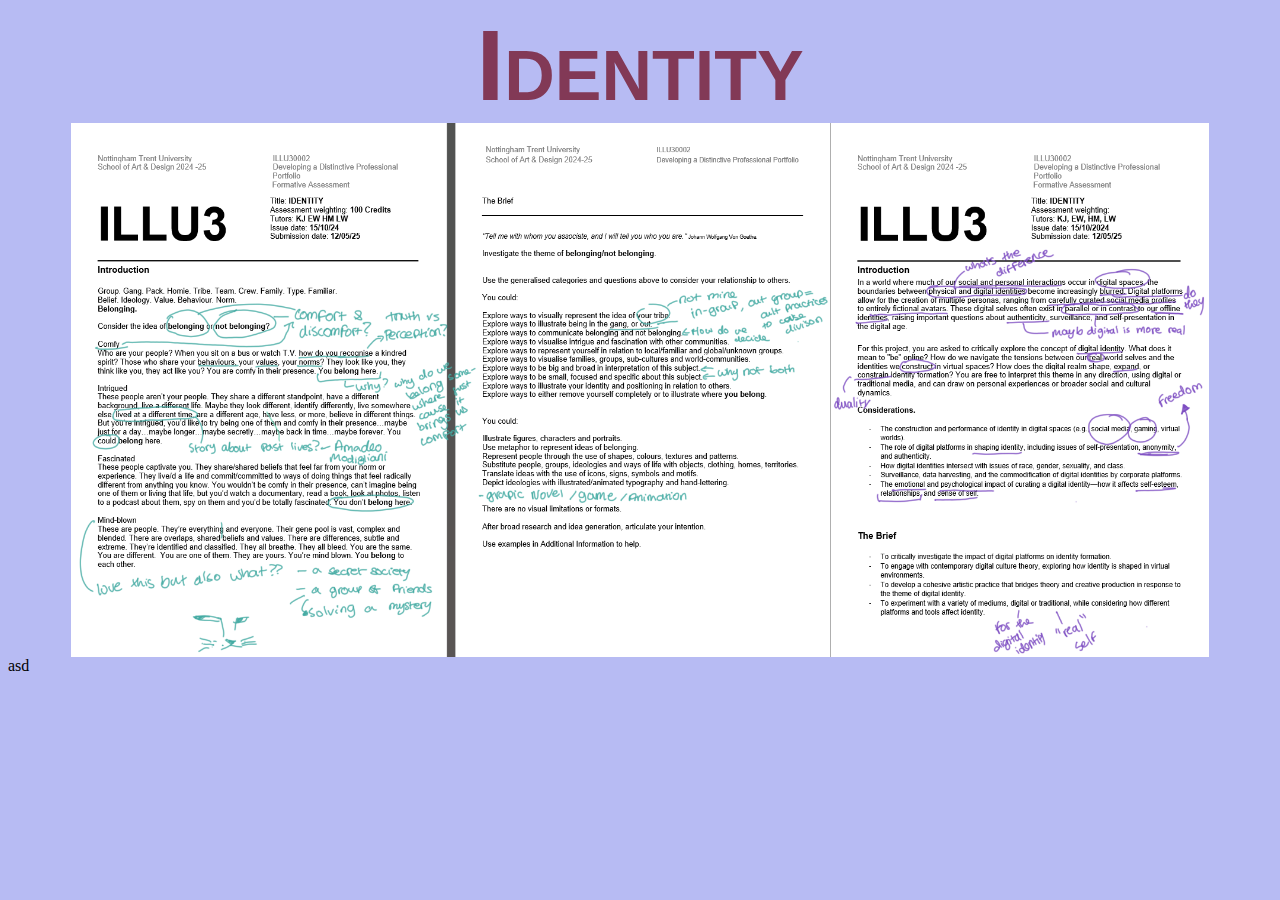
<file: index.html>
<!DOCTYPE html>
<html lang="en">
  <head>
    <link rel="stylesheet" href="Identity.css" />
    <meta charset="UTF-8" />
    <meta name="viewport" content="width=device-width, initial-scale=1.0" />
    <title>HalleyzPortfolio</title>
  </head>
  <body>
    <p class="title">Identity</p>
    <div class="background">
      <img class="belonging" src="img/belonging.png" alr="belonging brief" />
      <img class="digital" src="img/digital identity.png" alr="digital brief" />
    </div>
  </body>
</html>asd
</file>
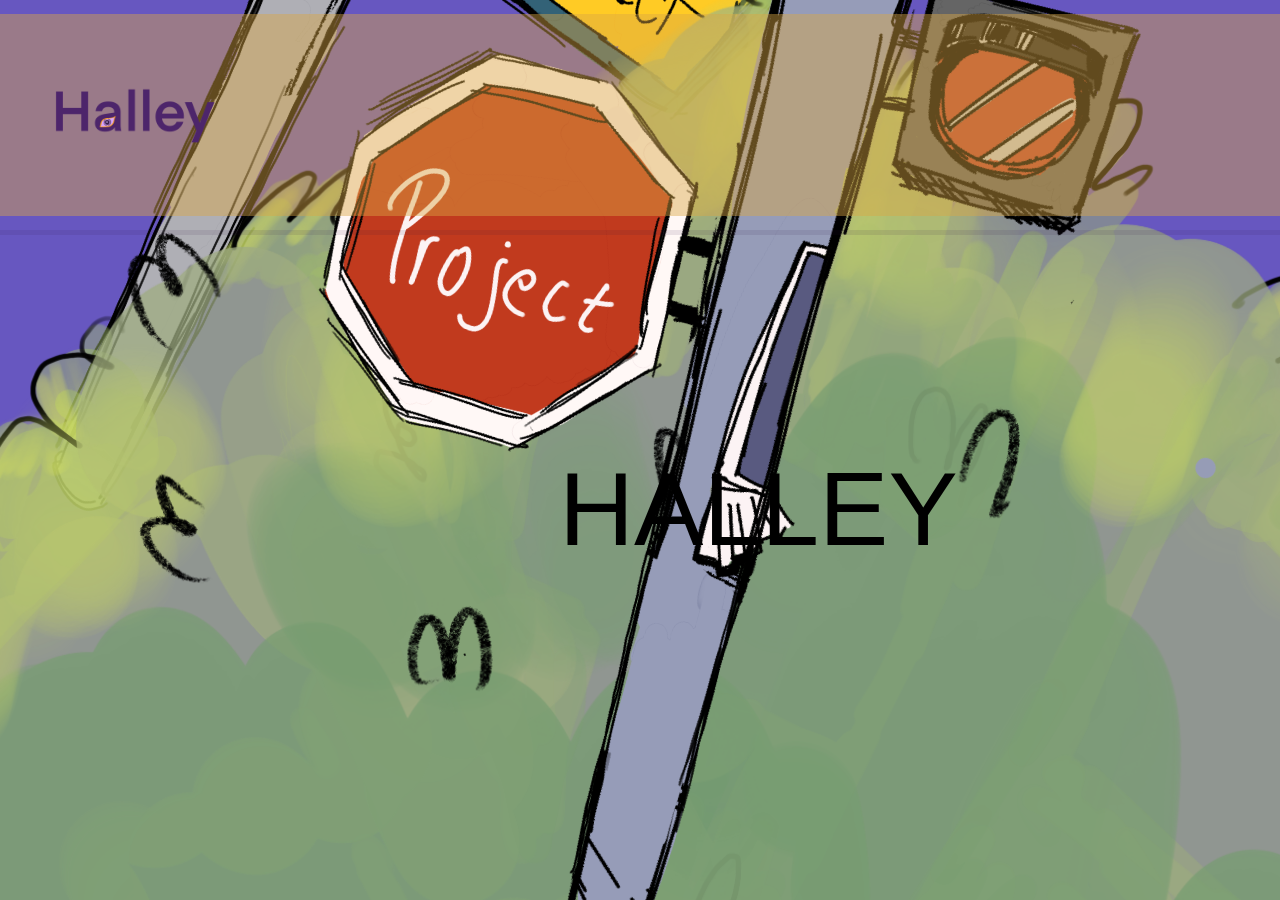
<file: homepage.html>
<!DOCTYPE html>
<html lang="en">
<head>
    <meta charset="UTF-8">
    <meta name="viewport" content="width=device-width, initial-scale=1.0">
    <title>Homepage</title>
    <link rel="stylesheet" href="homepage.css">
</head>
<body>
    <header>
        <nav>
            <img src="Homepage_images/header.png" alt="halley" class="logo">
        </nav>
    </header>
    <main>

        <div class="parallax" style="background-color: aquamarine;">
        <img src="Homepage_images/Background.png" alt="background" class="bg">
    </div>

    <div class="parallax">
        <img src="Homepage_images/stopsign.png" alt="stopsign" class="stop">
    </div>

    <div class="parallax">
        <img src="Homepage_images/doubelsign.png" alt="doubelsign" class="double">
    </div>

    <div class="parallax">
        <img src="Homepage_images/triganglesign.png" alt="triganglesign" class="triangle">  
    </div>

    <div class="parallax">
        <div class="text parallax">
            <h2>Halley</h2>
        </div>
    </div>

    </main>

    <script src="homepage.js"></script>
</body>
</html>
</file>
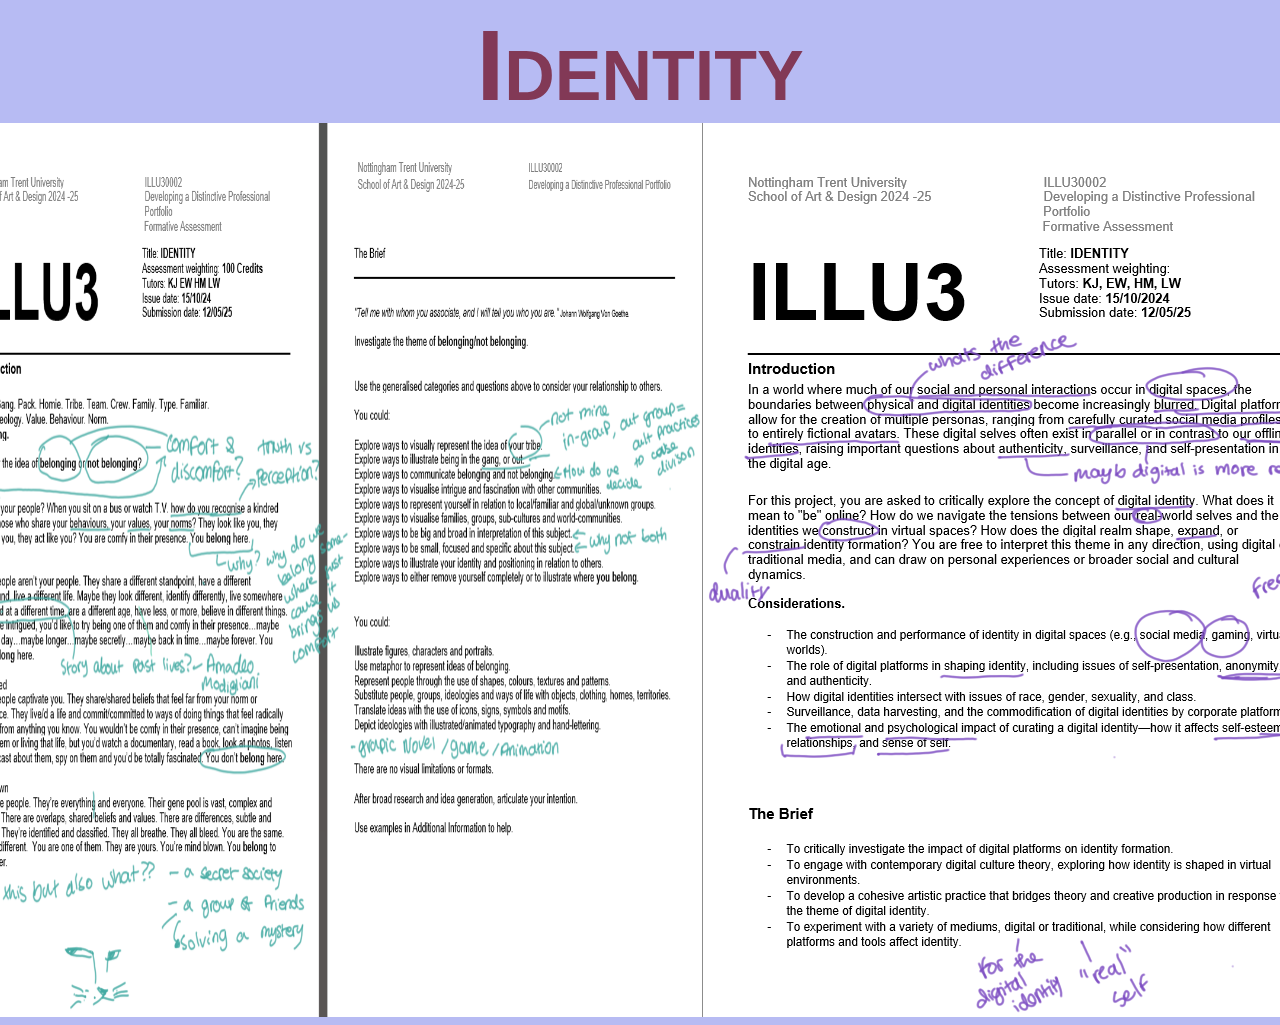
<file: Identity.html>
<!DOCTYPE html>
<html lang="en">
  <head>
    <link rel="stylesheet" href="Identity.css" />
    <meta charset="UTF-8" />
    <meta name="viewport" content="width=device-width, initial-scale=1.0" />
    <title>HalleyzPortfolio</title>
  </head>
  <body>
    <p class="title">Identity</p>

    <div style="display: flex; justify-content: center">
      <img class="belonging" src="img/belonging.png" alt="belonging brief" />

      <img
        class="digital_identity"
        src="img/digital identity.png"
        alt="digital brief"
      />
    </div>
  </body>
</html>
</file>
<file: Identity.css>
body {
  background-color: #b7bbf3;
}

.title {
  font-family: sans-serif;
  font-size: 100px;
  font-weight: bolder;
  font-variant: small-caps;
  color: #823956;
  text-align: center;
  margin: auto;
}

.background {
  display: flex;
  justify-content: center;
}

.belonging {
  width: 60%;
}

.digital {
  width: 30%;
}
</file>
<file: homepage.css>
*,
*::before,
*::after{
    padding: 0;
    margin: 0;
    box-sizing: border-box
}

.logo {
    width: 200px;
}

header{
    position:absolute;
    z-index: 9999;
    width: 100%;
    padding: 0.9rem 0;
    top: 0;
    left: 0;
    border-bottom: 5px solid rgb(52, 16, 68, 0.1) ;
}

header nav{
    background-color: #daa64471;
    max-width: 1400px;
    margin: 0 auto;
    padding: 2rem;
}

main{
    position: relative;
    background-color: rgb(103, 87, 192);
    height: 100vh;
    width: 100vw;
    overflow: hidden;
}

.parallax{
    pointer-events: none;
}

.bg{
    position:absolute;
    width: 1900px;
    top: calc(90% - 390px);
    left:calc(49% + 10px);
    transform: translate(-50%,-50%);
    z-index: 1;
}

.stop{
    position:absolute;
    width: 1000px;
    top: calc(100% - 390px);
    left:calc(39% + 10px);
    transform: rotate(15deg) translate(-50%,-50%);
    z-index: 2;
}

.double{
    /* position:absolute; */
    width: 950px;
    /* top: calc(128% - 390px);
    left:calc(49% + 10px); */
    transform: rotate(25deg) translate(-50%,-50%);
    z-index: 3;
}

.triangle{
    /* position:absolute; */
    width: 1000px;
    /* top: calc(90% - 390px);
    left:calc(55% + 10px); */
    transform: rotate(-35deg) translate(-50%,-50%);
    z-index: 4;
}

.text{
    position: absolute;
    width: 800px;
    top: 50%;
    left: 28%;
    text-align: center;
    text-transform: uppercase;
    z-index: 5;
    pointer-events: auto;
}

.text h2{
    font-weight:200;
    font-family: sans-serif;
    font-size: 6.5rem;
}
</file>
